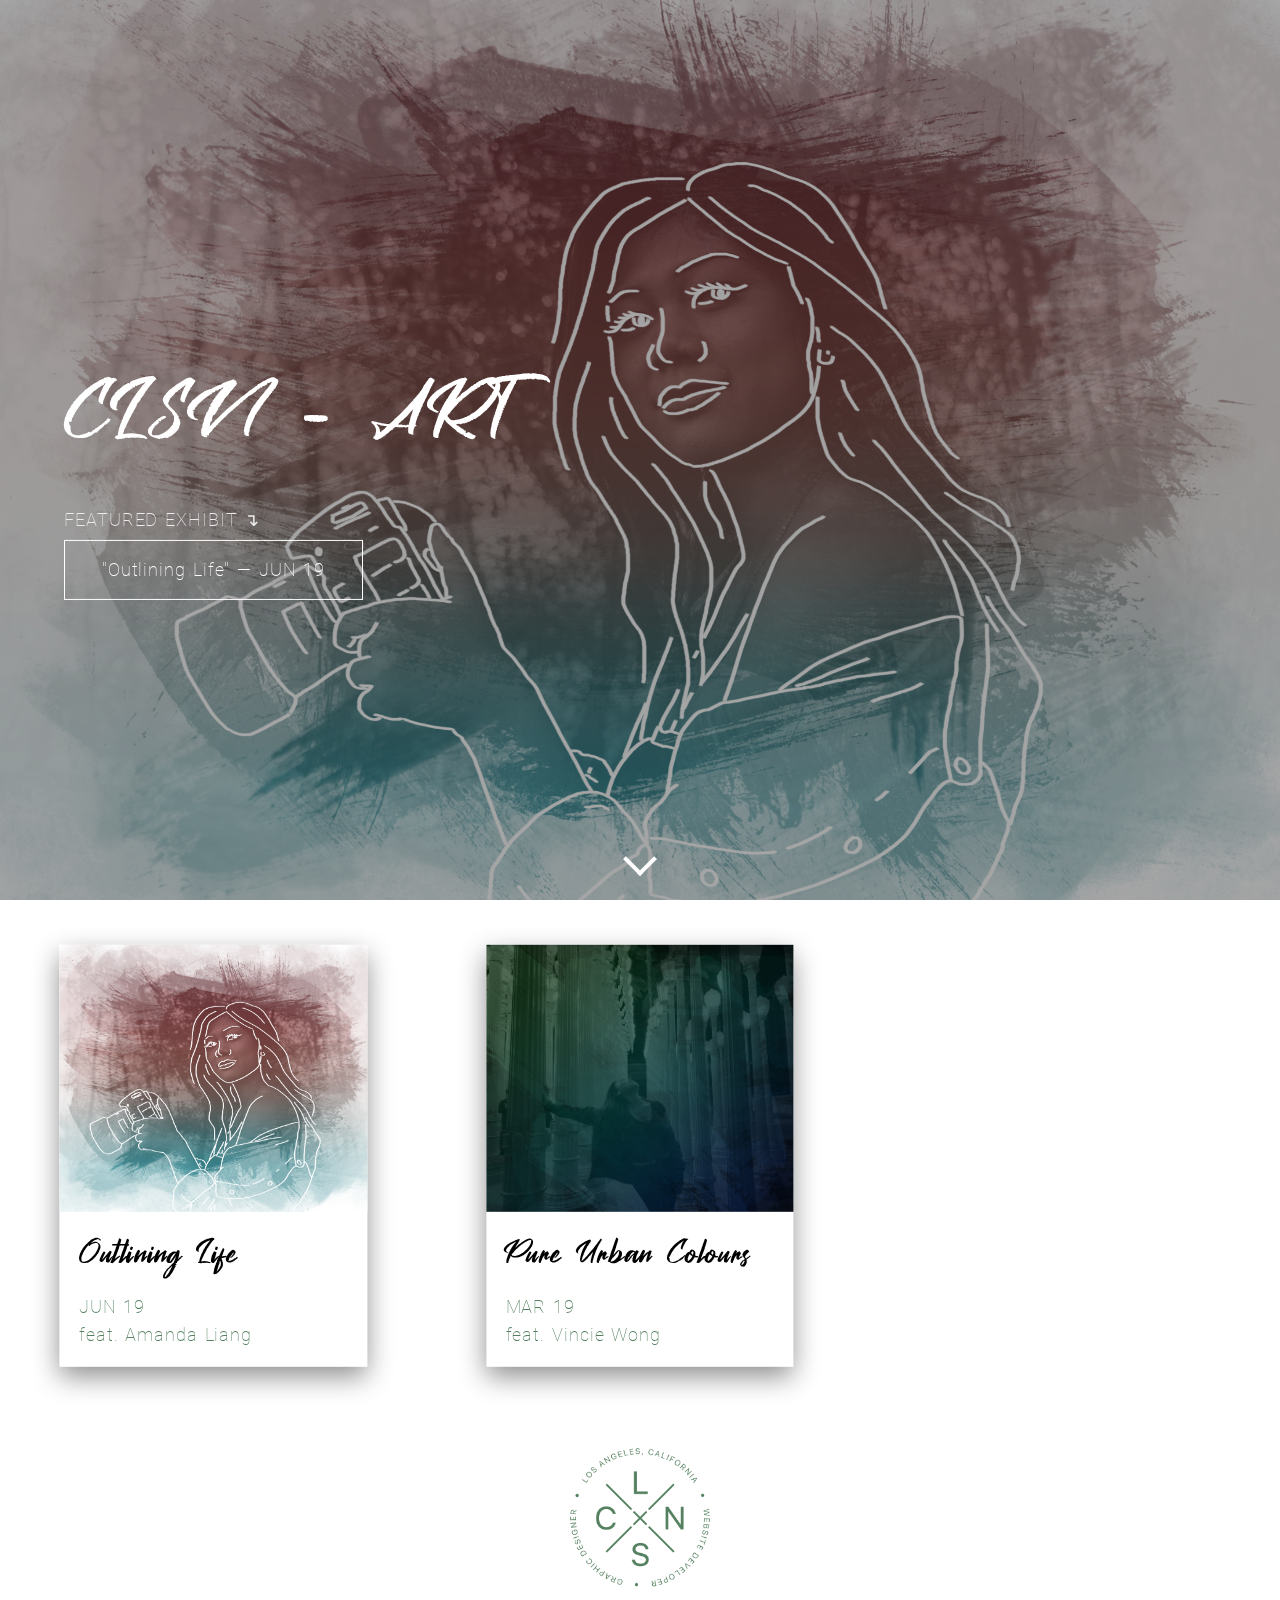
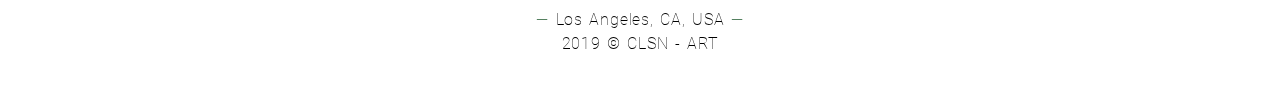
<file: index.html>
<!DOCTYPE html>
<html lang="en">
<head>
    <!-- Standard -->
    <script type="text/javascript">
        var host = "clsnguyen.com";
        if ((host == window.location.host) && (window.location.protocol != "https:"))
        window.location.protocol = "https";
    </script>
    <link rel="canonical" href="https://art.clsnguyen.com">
    <title>CLSN - ART</title>
    <link rel="shortcut icon" href="assets/img/logo-dark.png">
    <meta charset="UTF-8">
    <meta name="viewport" content="width=device-width, initial-scale=1.0, minimum-scale=1.0, user-scalable=yes">
    <meta name="theme-color" content="#558160">

    <!-- Stylesheets -->
    <link rel="stylesheet" type="text/css" href="assets/css/style.css">

    <!-- Scripts -->
    <script src="assets/js/jquery-3.3.1.min.js"></script>
    <script src="assets/js/jquery.easing.1.3.js"></script>
    <script src="assets/js/scripts.js"></script>

    <!-- Preview -->
    <meta name="description" content="A simplistic and modern digital art exhibition collection. CSLN - ART.">

    <!-- Mobile Preview -->
    <meta property="og:title" content="CLSN - ART" />
    <meta property="og:image" content="assets/img/previews/outlining-life-p.jpg" />
    <meta property="og:description" content="A simplistic and modern digital art exhibition collection. CSLN - ART." />

</head>
<body>
<!-- Loading Container -->
<div id="load">
    <div id="loading-container">
        <center>
            <img id="loading-image" alt="Loading Image" src="assets/img/logo-dark.png">
        <!-- Loading Animation -->
            <div class="loading-bar">
                <div class="move-bar"></div>
            </div>
        </center>
    </div>
</div>
   
<!-- Main Body -->
<div id="body-container">
    <!-- Cover -->
    <div class="cover-wrapper">
        <!-- Title -->
        <div class="cover-title">
            <div class="cover-t-container">
                <h1>CLSN - ART</h1>
                <h2>FEATURED EXHIBIT &#8628;</h2>
                <span class="featured-exhibit">"Outlining Life" &mdash; JUN 19</span>
            </div>
        </div>

        <!-- Cover Image -->
        <div class="cover-image" style="background-image: url(assets/img/covers/outlining-life-jun19.jpg);"></div>

        <!-- Down Arrow -->
        <div id="down-arrow-container">
            <u class="down"></u>
        </div>
    </div>

    <!-- Secondary Body -->
    <div class="secondary-body">
        <div class="article-whole">
            <!-- Article Wrapper -->
            <div class="article-wrapper">
                <a rel="noreferrer" href="outlining-life.html">
                    <div class="article-container article-c-hover">
                        <div class="article-target article-hover">
                            <!-- Article Display -->
                            <div class="article-display" style="background-image: url(assets/img/covers/outlining-life-jun19.jpg);"></div>
                            <!-- Article Content -->
                            <div class="article-content-wrapper">
                                <!-- Preview -->
                                <div class="article-pre">
                                    <h3>Outlining Life</h3>
                                    <h4><b>JUN 19</b><br>feat. Amanda Liang</h4>
                                </div>
                            </div>
                        </div>
                    </div>
                </a>
            </div>

            <!-- Article Wrapper -->
            <div class="article-wrapper">
                <a rel="noreferrer" href="pure-urban-colours.html">
                    <div class="article-container article-c-hover">
                        <div class="article-target article-hover">
                            <!-- Article Display -->
                            <div class="article-display" style="background-image: url(assets/img/covers/pure-urban-colours-mar19.jpg);"></div>
                            <!-- Article Content -->
                            <div class="article-content-wrapper">
                                <!-- Preview -->
                                <div class="article-pre">
                                    <h3>Pure Urban Colours</h3>
                                    <h4><b>MAR 19</b><br>feat. Vincie Wong</h4>
                                </div>
                            </div>
                        </div>
                    </div>
                </a>
            </div>

        </div>
    </div>

    <!-- Footer -->
    <div class="footer-wrapper">
        <img class="footer-img" alt="Footer Image" src="assets/img/logo-dark.png">
        <p class="footer-text"><span class="footer-dash">&mdash;</span> Los Angeles, CA, USA <span class="footer-dash">&mdash;</span><br>2019 &copy; CLSN - ART</p>
    </div>
</div>  
<!-- End of Body -->     
    
</body>
</html>
</file>
<file: assets/css/style.css>
/* Scroll Bar Styles */
::-webkit-scrollbar {
    width: 7px;
}

::-webkit-scrollbar-thumb {
    background: var(--colour-1);
}

::-webkit-scrollbar-track {
    background: var(--colour-2);
}

/* Selection Style */
::selection {
    color: var(--colour-2);
    background: var(--colour-1);
}

::-moz-selection {
    color: var(--colour-2);
    background: var(--colour-1);
}

/* Variables */
:root {
    --colour-1: rgb(85, 129, 96);
    --colour-2: rgb(255,255,255);
    --colour-3: rgb(0,0,0);
    --colour-4: rgb(235,235,235);
    --colour-5: rgb(105,105,105);
}

/* Fonts & Texts */
@font-face {
    font-family: 'Font Primary';
    src: url(../font/Peach-Pen.otf);
    font-weight: normal;
    font-style: normal;
}

@font-face {
    font-family: 'Font Secondary';
    src: url(../font/Roboto-Thin.ttf);
    font-weight: normal;
    font-style: normal;
}

@font-face {
    font-family: 'Font Text';
    src: url(../font/Roboto-Light.ttf);
    font-weight: normal;
    font-style: normal;
}

h1, h2, h3, h3, h4, h5, p, q, blockquote, a {
    margin: 0;
}

h1 {
    font-size: 5em;
    padding: 3vw 5vw 1vw 0;
    font-weight: 500;
    letter-spacing: 0.05em;
    word-spacing: 0.1em;
    font-family: "Font Primary", Helvetica, Arial, sans-serif;
    color: var(--colour-2); 
}

h2 {
    font-size: 1.15em;
    padding: 1vw 5vw 2vw 0;
    font-weight: 300;
    letter-spacing: 0.05em;
    word-spacing: 0.1em;
    line-height: 150%;
    font-family: "Font Secondary", Helvetica, Arial, sans-serif;
    color: var(--colour-4); 
}

h3 {
    font-size: 2em;
    padding: 0.5vw;
    font-weight: 500;
    letter-spacing: 0.05em;
    word-spacing: 0.1em;
    font-family: "Font Primary", Helvetica, Arial, sans-serif;
    color: var(--colour-3);
}

h4 {
    font-size: 1.15em;
    padding: 0.5vw;
    font-weight: 300;
    letter-spacing: 0.05em;
    word-spacing: 0.1em;
    line-height: 150%;
    font-family: "Font Secondary", Helvetica, Arial, sans-serif;
    color: var(--colour-1);
}

h5 {
    font-size: 1.75em;
    padding: 0.5vw;
    font-weight: 500;
    letter-spacing: 0.05em;
    word-spacing: 0.1em;
    font-family: "Font Secondary", Helvetica, Arial, sans-serif;
    color: var(--colour-1);
    text-align: center;
}

p {
    font-size: 1em;
    padding: 0.5vw;
    font-weight: 500;
    letter-spacing: 0.05em;
    word-spacing: 0.1em;
    line-height: 150%;
    font-family: "Font Text", Helvetica, Arial, sans-serif;
    color: var(--colour-3);
    text-align: left;
    text-indent: 1em;
}

.article-t-1 {
    font-size: 2em;
    padding: 1vw;
    font-weight: 500;
    letter-spacing: 0.05em;
    word-spacing: 0.1em;
    font-family: "Font Primary", Helvetica, Arial, sans-serif;
    color: var(--colour-3);
    text-align: left;
}

.article-t-2 {
    font-size: 1em;
    padding: 0 1vw;
    font-weight: 300;
    letter-spacing: 0.05em;
    word-spacing: 0.1em;
    font-family: "Font Primary", Helvetica, Arial, sans-serif;
    color: var(--colour-5);
    text-align: left;
}

q {
    font-size: 1em;
    font-weight: 300;
    letter-spacing: 0.05em;
    word-spacing: 0.1em;
    line-height: 150%;
    font-family: "Font Secondary", Helvetica, Arial, sans-serif;
    color: var(--colour-3);
    font-style: italic;
}

blockquote {
    font-size: 1em;
    font-weight: 300;
    letter-spacing: 0.05em;
    word-spacing: 0.1em;
    line-height: 150%;
    font-family: "Font Secondary", Helvetica, Arial, sans-serif;
    color: var(--colour-3);
    padding: 1vw;
}

blockquote.centre {
    text-align: center;
    align-content: center;
}

span.featured-exhibit {
    font-size: 1.15em;
    font-weight: 100;
    letter-spacing: 0.05em;
    word-spacing: 0.1em;
    font-family: "Font Secondary", Helvetica, Arial, sans-serif;
    padding: 1em 2em;
    border: 1px solid var(--colour-2);
    background-color: rgba(0,0,0,0);
    color: var(--colour-2);
    transition-duration: 0.3s;
}

span.featured-exhibit:hover {
    cursor: pointer;
    border: 1px solid var(--colour-1);
    background-color: var(--colour-1);
    color: var(--colour-2);
}

a {
    text-decoration: none;

}

/* Loading Styles */
#load {
    position: fixed;
    left: 0px;
    top: 0px;
    width: 100vw;
    height: 100%;
    z-index: 9999;
    opacity: 1;
    background-color: var(--colour-2);
    transition-duration: 0.5s;
}

#loading-container {
    position: absolute;
    bottom: 50%;
    left: 50%;
    transform: translate(-50%, 50%);
}

#loading-image{
    max-height: 20em;
    max-width: 20em;
}

img {
    user-select: none;
    -moz-user-select: none;
    -webkit-user-drag: none;
    -webkit-user-select: none;
    -ms-user-select: none;
}

.loading-bar {
    margin-top: 3em;
    background-color: var(--colour-4);
    width: 15vw;
    height: 3px;
    border-radius: 3px;
    overflow: hidden;
    position: relative;
}

.move-bar {
    animation: sideToside 1.75s ease-in-out infinite;
    background-color: var(--colour-1);
    height: 100%;
    position: absolute;
    width: 50%;
}

@keyframes sideToside {
    0%, 100% { transform: translateX(-50%); }
    50%      { transform: translateX(150%); }
}

/* Containers */
body {
    margin: 0;
    padding: 0;
    width: 100%;
    min-height: 100%;
    background-color: var(--colour-2);
    overflow-x: hidden;
}

html, body {
    max-width: 100%;
    overflow-x: hidden;
}

div {
    box-sizing: border-box;
}

/* Cover Styles */
.cover-wrapper {
    width: 100%;
    height: auto;
    margin: 0;
    padding: 0;
}

.cover-title {
    background-color: rgba(0,0,0,0.35);
    position: absolute;
    z-index: 4;
    left: 0;
    width: 100%;
    padding: 5vw;
}

.cover-t-container {
    width: 100vh;
    margin: auto;
    position: absolute;
    top: 50%;
    transform: translateY(-50%);
}

.cover-image {
    background-size: cover;
    background-repeat: no-repeat;
    background-position: center;
    position: absolute;
    right: 0;
    z-index: 3;
    width: 100%;
}

/*Down Arrow Styles*/
.down {
    transform: rotate(45deg);
    -webkit-transform: rotate(45deg);
}

#down-arrow-container {
    position: absolute;
    display: inline-block;
    bottom: 25px;
    left: 50vw;
    transform: translateX(-50%);
    z-index: 5;
}

u {
    border: solid var(--colour-2);
    border-width: 0 4px 4px 0;
    display: inline-block;
    margin-top: 5vh;
    padding: 10px;
    cursor: pointer;
}

/* Secondary Body */
.secondary-body {
    margin: 0;
    padding: 0;
    width: 100vw;
    height: 100%;
    transition-duration: 1s;
    display: flex;
    flex-direction: column;
    opacity: 1;
    overflow: hidden;
}

.article-whole {
    width: 100vw;
    height: auto;
    display: table-cell;
    position: relative;
}

/* Quote Styles */
.quote-l-wrapper {
    width: 100vw;
    height: auto;
    display: table-cell;
    position: relative;
    background-color: var(--colour-4);
    padding: 5vw 0;
}

.top-tri {
    width: 100vw;
    height: 20vw;
    background-color: var(--colour-4);
    position: absolute;
    z-index: -1;
    clip-path: polygon(0 0, 100% 0, 0 100%);
    -webkit-clip-path: polygon(0 0, 100% 0, 0 100%);
    top: 0;
    transform: rotate(180deg);
    transform-origin: 50% 0%;
}

.bottom-tri {
    width: 100vw;
    height: 20vw;
    background-color: var(--colour-4);
    position: absolute;
    z-index: -1;
    clip-path: polygon(100% 100%, 100% 0, 0 100%);
    -webkit-clip-path: polygon(100% 100%, 100% 0, 0 100%);
    bottom: 0;
    transform: rotate(180deg);
    transform-origin: 50% 100%;
}

.quote-block {
    width: 50vw;
    height: auto;
    padding: 0;
    display: flex;
    flex-direction: row;
    position: relative;
    float: left;
    align-items: center;
    padding: 2vw;
}

.split-qpic, .split-quote {
    height: 100%;
    display: flex;
    align-items: center;
}

.split-qpic {
    width: 11vw;
    padding: 1vw;
}

.split-quote {
    flex-grow: 1;
    flex-direction: row;
    padding: 1vw;
}

.quote-pic {
    width: 9vw;
    height: 9vw;
    border-radius: 9vw;
    background-size: cover;
    background-repeat: no-repeat;
    background-position: top center;
    box-shadow: 0 10px 2vw rgba(0,0,0,0.45);
    display: block;
    margin: auto;
}

.q-left {
    float: left;
}

.q-right {
    float: right;
}

.quote-container {
    display: block;
    margin: auto;
}

.quote-container p {
    font-size: 1.1em;
    color: var(--colour-1);
    text-align: left;
}

.quote-container p i {
    font-size: 0.75em;
}

/* Article Styles - Default */
.article-wrapper {
    width: calc(100vw/3);
    height: 40vw;
    position: relative;
    float: left;
}

.article-container {
    background-color: var(--colour-2);
    width: 24vw;
    height: 33vw;
    position: absolute;
    left: 50%;
    top: 50%;
    transform: translate(-50%,-50%);
    box-shadow: 0 10px 2vw rgba(0,0,0,0.45);
    transition-duration: 0.3s;
}

.article-container-hover {
    left: 50%;
    top: 50%;
    transform: translate(-50%,calc(-50% - 1vw));
    box-shadow: 0 10px 3.5vw rgba(0,0,0,0.4);
    cursor: pointer;
}

.article-target {
    width: 100%;
    height: 100%;
    display: flex;
    flex-direction: column;
    position: relative;
}

.article-display {
    width: 100%;
    flex-grow: 1;
    background-size: cover;
    background-repeat: no-repeat;
    background-position: center;
    position: relative;
    display: inherit;
}

.art-d-top {
    background-position: top center !important;
}

.art-d-bottom {
    background-position: bottom center !important;
}

.article-date {
    padding: 1em 2em 1em 1em;
    color: var(--colour-1);
    background-color: var(--colour-3);
    position: absolute;
    font-weight: 600;
    letter-spacing: 0.05em;
    word-spacing: 0.1em;
    font-family: "Font Primary", Helvetica, Arial, sans-serif;
    -webkit-clip-path: polygon(0% 0%, 0% 100%, 85% 100%, 100% 0%);
    clip-path: polygon(0% 0%, 0% 100%, 85% 100%, 100% 0%);
    bottom: 0px;
    left: 0px;
    opacity: 0;
    z-index: -1;
    transition-duration: 0.3s;
}

.article-date-hover {
    transform: translate(-20px,-20px);
    opacity: 1;
    z-index: 5;
}

.article-content-wrapper {
    width: 100%;
    height: auto;
    padding: 1vw;
}

/* Artwork Display */
.artwork-wrapper {
    width: calc(100vw/3);
    height: calc(100vw/3);
    position: relative;
    float: left;
}

.artwork img {
    background-color: var(--colour-2);
    max-width: 28vw;
    max-height: 28vw;
    position: absolute;
    left: 50%;
    top: 50%;
    transform: translate(-50%,-50%);
    box-shadow: 0 10px 2vw rgba(0,0,0,0.45);
    transition-duration: 0.3s;
}

/* Footer */
.footer-wrapper {
    width: 100%;
    height: auto;
    padding: 2vw;
    text-align: center;
    align-content: center;
}

.footer-img {
    width: 10em;
    height: 10em;
}

.footer-text {
    font-size: 1em;
    padding: 0.5vw;
    font-weight: 300;
    letter-spacing: 0.05em;
    word-spacing: 0.1em;
    line-height: 150%;
    font-family: "Font Secondary", Helvetica, Arial, sans-serif;
    color: var(--colour-3);
    text-indent: 0;
    text-align: center;
}

.footer-dash {
    color: var(--colour-1);
}

/* TABLET SUPPORT */
@media screen and (min-aspect-ratio: 10/16) and (max-aspect-ratio: 40/31) {
/* Scroll Bar Styles */
h1 {
    font-size: 3em;
    padding: 3vw 5vw 1vw 0;
    font-weight: 500;
    letter-spacing: 0.05em;
    word-spacing: 0.1em;
    font-family: "Font Primary", Helvetica, Arial, sans-serif;
    color: var(--colour-2);
}

h2 {
    font-size: 1.25em;
    padding: 2vw 5vw 5vw 0;
    font-weight: 300;
    letter-spacing: 0.05em;
    word-spacing: 0.1em;
    line-height: 150%;
    font-family: "Font Secondary", Helvetica, Arial, sans-serif;
    color: var(--colour-4); 
}

h3 {
    font-size: 1.75em;
    padding: 0.5vw;
    font-weight: 500;
    letter-spacing: 0.05em;
    word-spacing: 0.1em;
    font-family: "Font Primary", Helvetica, Arial, sans-serif;
    color: var(--colour-3);
}

h4 {
    font-size: 1.15em;
    padding: 0.5vw;
    font-weight: 300;
    letter-spacing: 0.05em;
    word-spacing: 0.1em;
    line-height: 150%;
    font-family: "Font Secondary", Helvetica, Arial, sans-serif;
    color: var(--colour-1);
}

h5 {
    font-size: 1.75em;
    padding: 2vw;
    font-weight: 500;
    letter-spacing: 0.05em;
    word-spacing: 0.1em;
    font-family: "Font Secondary", Helvetica, Arial, sans-serif;
    color: var(--colour-1);
    text-align: center;
}

p {
    font-size: 0.9em;
    padding: 0.5vw;
    font-weight: 500;
    letter-spacing: 0.05em;
    word-spacing: 0.1em;
    line-height: 150%;
    font-family: "Font Text", Helvetica, Arial, sans-serif;
    color: var(--colour-3);
    text-align: left;
    text-indent: 1em;
}

.article-t-1 {
    font-size: 2em;
    padding: 1vw;
    font-weight: 500;
    letter-spacing: 0.05em;
    word-spacing: 0.1em;
    font-family: "Font Primary", Helvetica, Arial, sans-serif;
    color: var(--colour-3);
    text-align: left;
}

.article-t-2 {
    font-size: 1em;
    padding: 0 1vw;
    font-weight: 300;
    letter-spacing: 0.05em;
    word-spacing: 0.1em;
    font-family: "Font Primary", Helvetica, Arial, sans-serif;
    color: var(--colour-5);
    text-align: left;
}

q {
    font-size: 0.9em;
    font-weight: 300;
    letter-spacing: 0.05em;
    word-spacing: 0.1em;
    line-height: 150%;
    font-family: "Font Secondary", Helvetica, Arial, sans-serif;
    color: var(--colour-3);
    font-style: italic;
}

blockquote {
    font-size: 0.9em;
    font-weight: 300;
    letter-spacing: 0.05em;
    word-spacing: 0.1em;
    line-height: 150%;
    font-family: "Font Secondary", Helvetica, Arial, sans-serif;
    color: var(--colour-3);
    padding: 1vw;
}

blockquote.centre {
    text-align: center;
    align-content: center;
}

span.featured-exhibit {
    font-size: 1.15em;
    font-weight: 100;
    letter-spacing: 0.05em;
    word-spacing: 0.1em;
    font-family: "Font Secondary", Helvetica, Arial, sans-serif;
    padding: 1em 2em;
    border: 1px solid var(--colour-2);
    background-color: rgba(0,0,0,0);
    color: var(--colour-2);
    transition-duration: 0.3s;
}

span.featured-exhibit:hover {
    cursor: pointer;
    border: 1px solid var(--colour-1);
    background-color: var(--colour-1);
    color: var(--colour-2);
}

a {
    text-decoration: none;

}

/* Loading Styles */
#load {
    position: fixed;
    left: 0px;
    top: 0px;
    width: 100vw;
    height: 100%;
    z-index: 9999;
    opacity: 1;
    background-color: var(--colour-2);
    transition-duration: 0.5s;
}

#loading-container {
    position: absolute;
    bottom: 50%;
    left: 50%;
    transform: translate(-50%, 50%);
}

#loading-image{
    max-height: 20em;
    max-width: 20em;
}

img {
    user-select: none;
    -moz-user-select: none;
    -webkit-user-drag: none;
    -webkit-user-select: none;
    -ms-user-select: none;
}

.loading-bar {
    margin-top: 3em;
    background-color: var(--colour-4);
    width: 40vw;
    height: 3px;
    border-radius: 3px;
    overflow: hidden;
    position: relative;
}

.move-bar {
    animation: sideToside 1.75s ease-in-out infinite;
    background-color: var(--colour-1);
    height: 100%;
    position: absolute;
    width: 50%;
}

@keyframes sideToside {
    0%, 100% { transform: translateX(-50%); }
    50%      { transform: translateX(150%); }
}

/* Containers */
body {
    margin: 0;
    padding: 0;
    width: 100%;
    min-height: 100%;
    background-color: var(--colour-2);
    overflow-x: hidden;
}

div {
    box-sizing: border-box;
}

/* Cover Styles */
.cover-wrapper {
    width: 100%;
    height: auto;
    margin: 0;
    padding: 0;
}

.cover-title {
    background-color: rgba(0,0,0,0.75);
    position: absolute;
    z-index: 4;
    left: 0;
    width: 100%;
    padding: 5vw;
}

.cover-image {
    background-size: cover;
    background-repeat: no-repeat;
    background-position: center;
    position: absolute;
    right: 0;
    z-index: 3;
    width: 100%;
}

/*Down Arrow Styles*/
.down {
    transform: rotate(45deg);
    -webkit-transform: rotate(45deg);
}

#down-arrow-container {
    position: absolute;
    display: none;
    bottom: 25px;
    left: 50vw;
    transform: translateX(-50%);
    z-index: 5;
}

u {
    border: solid var(--colour-2);
    border-width: 0 4px 4px 0;
    display: none;
    margin-top: 5vh;
    padding: 10px;
    cursor: pointer;
}

/* Secondary Body */
.article-whole {
    width: 100%;
    height: auto;
    display: table-cell;
    position: relative;
}

/* Article Styles - Default */
.article-wrapper {
    width: calc(100vw/2);
    height: 65vw;
    position: relative;
    float: left;
}

.article-container {
    background-color: var(--colour-2);
    width: 40vw;
    height: 54vw;
    position: absolute;
    left: 50%;
    top: 50%;
    transform: translate(-50%,-50%);
    box-shadow: 0 10px 4vw rgba(0,0,0,0.2);
    transition-duration: 0.3s;
}

.article-container-hover {
    left: 50%;
    top: 50%;
    transform: translate(-50%,calc(-50% - 1vw));
    box-shadow: 0 10px 4.5vw rgba(0,0,0,0.3);
    cursor: pointer;
}

.article-target {
    width: 100%;
    height: 100%;
    display: flex;
    flex-direction: column;
    position: relative;
}

.article-display {
    width: 100%;
    flex-grow: 1;
    background-size: cover;
    background-repeat: no-repeat;
    background-position: center;
    position: relative;
    display: inherit;
}

.article-date {
    padding: 1em 2em 1em 1em;
    color: var(--colour-1);
    background-color: var(--colour-3);
    position: absolute;
    font-weight: 600;
    letter-spacing: 0.05em;
    word-spacing: 0.1em;
    font-family: "Font Primary", Helvetica, Arial, sans-serif;
    -webkit-clip-path: polygon(0% 0%, 0% 100%, 85% 100%, 100% 0%);
    clip-path: polygon(0% 0%, 0% 100%, 85% 100%, 100% 0%);
    bottom: 20px;
    left: -20px;
    opacity: 1;
    z-index: 5;
    transition-duration: 0.3s;
}

.article-date-hover {
    transform: translate(0,0);
    opacity: 1;
    z-index: 5;
}

.article-content-wrapper {
    width: 100%;
    height: auto;
    padding: 2vw;
}

/* Artwork Display */
.artwork-wrapper {
    width: calc(100vw/2);
    height: calc(100vw/2);
    position: relative;
    float: left;
}

.artwork img {
    background-color: var(--colour-2);
    max-width: 42vw;
    max-height: 42vw;
    position: absolute;
    left: 50%;
    top: 50%;
    transform: translate(-50%,-50%);
    box-shadow: 0 10px 3vw rgba(0,0,0,0.2);
    transition-duration: 0.3s;
}

/* Quote Styles */
.quote-l-wrapper {
    width: 100vw;
    height: auto;
    display: table-cell;
    position: relative;
    background-color: var(--colour-4);
    padding: 5vw 0;
}

.top-tri {
    width: 100vw;
    height: 20vw;
    background-color: var(--colour-4);
    position: absolute;
    z-index: -1;
    clip-path: polygon(0 0, 100% 0, 0 100%);
    -webkit-clip-path: polygon(0 0, 100% 0, 0 100%);
    top: 0;
    transform: rotate(180deg);
    transform-origin: 50% 0%;
}

.bottom-tri {
    width: 100vw;
    height: 20vw;
    background-color: var(--colour-4);
    position: absolute;
    z-index: -1;
    clip-path: polygon(100% 100%, 100% 0, 0 100%);
    -webkit-clip-path: polygon(100% 100%, 100% 0, 0 100%);
    bottom: 0;
    transform: rotate(180deg);
    transform-origin: 50% 100%;
}

.quote-block {
    width: 100vw;
    height: auto;
    padding: 0;
    display: flex;
    flex-direction: row;
    position: relative;
    float: left;
    align-items: center;
    padding: 4vw;
}

.split-qpic, .split-quote {
    height: 100%;
    display: flex;
    align-items: center;
}

.split-qpic {
    width: 28vw;
    padding: 4vw;
}

.split-quote {
    flex-grow: 1;
    flex-direction: row;
    padding: 2vw;
}

.quote-pic {
    width: 20vw;
    height: 20vw;
    border-radius: 20vw;
    background-size: cover;
    background-repeat: no-repeat;
    background-position: top center;
    box-shadow: 0 10px 2vw rgba(0,0,0,0.25);
    display: block;
    margin: auto;
}

.q-left {
    float: left;
}

.q-right {
    float: right;
}

.quote-container {
    display: block;
    margin: auto;
}

.quote-container p {
    font-size: 1.1em;
    color: var(--colour-1);
    text-align: left;
}

.quote-container p i {
    font-size: 0.75em;
}

/* Footer */
.footer-wrapper {
    width: 100%;
    height: auto;
    padding: 2vw;
    text-align: center;
    align-content: center;
}

.footer-img {
    width: 8em;
    height: 8em;
}

.footer-text {
    font-size: 0.9em;
    padding: 0.5vw;
    font-weight: 300;
    letter-spacing: 0.05em;
    word-spacing: 0.1em;
    line-height: 150%;
    font-family: "Font Secondary", Helvetica, Arial, sans-serif;
    color: var(--colour-3);
    text-indent: 0;
    text-align: center;
}

.footer-dash {
    color: var(--colour-1);
}
}

/* PHONE SUPPORT */
@media screen and (max-aspect-ratio: 12/17) {
/* Scroll Bar Styles */
h1 {
    font-size: 2.5em;
    padding: 3vw 5vw 1vw 0;
    font-weight: 500;
    letter-spacing: 0.05em;
    word-spacing: 0.1em;
    font-family: "Font Primary", Helvetica, Arial, sans-serif;
    color: var(--colour-2);
}
  
h2 {
    font-size: 1em;
    padding: 3vw 5vw 5vw 0;
    font-weight: 300;
    letter-spacing: 0.05em;
    word-spacing: 0.1em;
    line-height: 150%;
    font-family: "Font Secondary", Helvetica, Arial, sans-serif;
    color: var(--colour-4); 
}
    
h3 {
    font-size: 1.5em;
    padding: 1vw;
    font-weight: 500;
    letter-spacing: 0.05em;
    word-spacing: 0.1em;
    font-family: "Font Primary", Helvetica, Arial, sans-serif;
    color: var(--colour-3);
}
    
h4 {
    font-size: 1.05em;
    padding: 1vw;
    font-weight: 300;
    letter-spacing: 0.05em;
    word-spacing: 0.1em;
    line-height: 150%;
    font-family: "Font Secondary", Helvetica, Arial, sans-serif;
    color: var(--colour-1);
}
    
h5 {
    font-size: 1.75em;
    padding: 2vw;
    font-weight: 500;
    letter-spacing: 0.05em;
    word-spacing: 0.1em;
    font-family: "Font Secondary", Helvetica, Arial, sans-serif;
    color: var(--colour-1);
    text-align: center;
}

p {
    font-size: 0.9em;
    padding: 0.5vw;
    font-weight: 500;
    letter-spacing: 0.05em;
    word-spacing: 0.1em;
    line-height: 150%;
    font-family: "Font Text", Helvetica, Arial, sans-serif;
    color: var(--colour-3);
    text-align: left;
    text-indent: 1em;
}

.article-t-1 {
    font-size: 1.5em;
    padding: 1vw;
    font-weight: 500;
    letter-spacing: 0.05em;
    word-spacing: 0.1em;
    font-family: "Font Primary", Helvetica, Arial, sans-serif;
    color: var(--colour-3);
    text-align: left;
}

.article-t-2 {
    font-size: 0.8em;
    padding: 0 1vw;
    font-weight: 300;
    letter-spacing: 0.05em;
    word-spacing: 0.1em;
    font-family: "Font Primary", Helvetica, Arial, sans-serif;
    color: var(--colour-5);
    text-align: left;
}

q {
    font-size: 0.9em;
    font-weight: 300;
    letter-spacing: 0.05em;
    word-spacing: 0.1em;
    line-height: 150%;
    font-family: "Font Secondary", Helvetica, Arial, sans-serif;
    color: var(--colour-3);
    font-style: italic;
}

blockquote {
    font-size: 0.9em;
    font-weight: 300;
    letter-spacing: 0.05em;
    word-spacing: 0.1em;
    line-height: 150%;
    font-family: "Font Secondary", Helvetica, Arial, sans-serif;
    color: var(--colour-3);
    padding: 1vw;
}

blockquote.centre {
    text-align: center;
    align-content: center;
}

span.featured-exhibit {
    font-size: 1em;
    font-weight: 100;
    letter-spacing: 0.05em;
    word-spacing: 0.1em;
    font-family: "Font Secondary", Helvetica, Arial, sans-serif;
    padding: 0.85em 1em;
    border: 1px solid var(--colour-2);
    background-color: rgba(0,0,0,0);
    color: var(--colour-2);
    transition-duration: 0.3s;
}

span.featured-exhibit:hover {
    cursor: pointer;
    border: 1px solid var(--colour-1);
    background-color: var(--colour-1);
    color: var(--colour-2);
}

a {
    text-decoration: none;

}
    
/* Loading Styles */
#load {
    position: fixed;
    left: 0px;
    top: 0px;
    width: 100vw;
    height: 100%;
    z-index: 9999;
    opacity: 1;
    background-color: var(--colour-2);
    transition-duration: 0.5s;
}
    
#loading-container {
    position: absolute;
    bottom: 50%;
    left: 50%;
    transform: translate(-50%, 50%);
}
    
#loading-image{
    max-height: 15em;
    max-width: 15em;
}
    
img {
    user-select: none;
    -moz-user-select: none;
    -webkit-user-drag: none;
    -webkit-user-select: none;
    -ms-user-select: none;
}
    
.loading-bar {
    margin-top: 3em;
    background-color: var(--colour-4);
    width: 40vw;
    height: 3px;
    border-radius: 3px;
    overflow: hidden;
    position: relative;
}
    
.move-bar {
    animation: sideToside 1.75s ease-in-out infinite;
    background-color: var(--colour-1);
    height: 100%;
    position: absolute;
    width: 50%;
}
    
@keyframes sideToside {
    0%, 100% { transform: translateX(-50%); }
    50%      { transform: translateX(150%); }
}
    
/* Containers */
body {
    margin: 0;
    padding: 0;
    width: 100%;
    min-height: 100%;
    background-color: var(--colour-2);
    overflow-x: hidden;
}
    
div {
    box-sizing: border-box;
}
    
/* Cover Styles */
.cover-wrapper {
    width: 100%;
    height: auto;
    margin: 0;
    padding: 0;
}
    
.cover-title {
    background-color: rgba(0,0,0,0.75);
    position: absolute;
    z-index: 4;
    left: 0;
    width: 100%;
    padding: 5vw;
}
   
.cover-image {
    background-size: cover;
    background-repeat: no-repeat;
    background-position: center;
    position: absolute;
    right: 0;
    z-index: 3;
    width: 100%;
}
    
/*Down Arrow Styles*/
.down {
    transform: rotate(45deg);
    -webkit-transform: rotate(45deg);
}
    
#down-arrow-container {
    position: absolute;
    display: none;
    bottom: 25px;
    left: 50vw;
    transform: translateX(-50%);
    z-index: 5;
}
    
u {
    border: solid var(--colour-2);
    border-width: 0 4px 4px 0;
    display: none;
    margin-top: 5vh;
    padding: 10px;
    cursor: pointer;
}
    
/* Secondary Body */
.article-whole {
    width: 100%;
    height: auto;
    display: table-cell;
    position: relative;
}
  
/* Article Styles - Default */
.article-wrapper {
    width: calc(100vw/1);
    height: 120vw;
    position: relative;
    float: left;
}
    
.article-container {
    background-color: var(--colour-2);
    width: 75vw;
    height: 100vw;
    position: absolute;
    left: 50%;
    top: 50%;
    transform: translate(-50%,-50%);
    box-shadow: 0 10px 2vw rgba(0,0,0,0.2);
    transition-duration: 0.3s;
}
    
.article-container-hover {
    left: 50%;
    top: 50%;
    transform: translate(-50%,calc(-50% - 1vw));
    box-shadow: 0 10px 4.5vw rgba(0,0,0,0.24);
    cursor: pointer;
}
    
.article-target {
    width: 100%;
    height: 100%;
    display: flex;
    flex-direction: column;
    position: relative;
}
    
.article-display {
    width: 100%;
    flex-grow: 1;
    background-size: cover;
    background-repeat: no-repeat;
    background-position: center;
    position: relative;
    display: inherit;
}
    
.article-date {
    padding: 0.75em 1.5em 0.75em 0.75em;
    color: var(--colour-1);
    background-color: var(--colour-3);
    position: absolute;
    font-weight: 600;
    letter-spacing: 0.05em;
    word-spacing: 0.1em;
    font-family: "Font Primary", Helvetica, Arial, sans-serif;
    -webkit-clip-path: polygon(0% 0%, 0% 100%, 85% 100%, 100% 0%);
    clip-path: polygon(0% 0%, 0% 100%, 85% 100%, 100% 0%);
    bottom: 20px;
    left: -20px;
    opacity: 1;
    z-index: 5;
    transition-duration: 0.3s;
    }
    
.article-date-hover {
    transform: translate(0,0);
    opacity: 1;
    z-index: 5;
}
    
.article-content-wrapper {
    width: 100%;
    height: auto;
    padding: 2vw;
}

/* Artwork Display */
.artwork-wrapper {
    width: calc(100vw/1);
    height: calc(100vw/1);
    position: relative;
    float: left;
}

.artwork img {
    background-color: var(--colour-2);
    max-width: 85vw;
    max-height: 85vw;
    position: absolute;
    left: 50%;
    top: 50%;
    transform: translate(-50%,-50%);
    box-shadow: 0 10px 4vw rgba(0,0,0,0.2);
    transition-duration: 0.3s;
}

/* Quote Styles */
.quote-l-wrapper {
    width: 100vw;
    height: auto;
    display: table-cell;
    position: relative;
    background-color: var(--colour-4);
    padding: 5vw 0;
}

.top-tri {
    width: 100vw;
    height: 20vw;
    background-color: var(--colour-4);
    position: absolute;
    z-index: -1;
    clip-path: polygon(0 0, 100% 0, 0 100%);
    -webkit-clip-path: polygon(0 0, 100% 0, 0 100%);
    top: 0;
    transform: rotate(180deg);
    transform-origin: 50% 0%;
}

.bottom-tri {
    width: 100vw;
    height: 20vw;
    background-color: var(--colour-4);
    position: absolute;
    z-index: -1;
    clip-path: polygon(100% 100%, 100% 0, 0 100%);
    -webkit-clip-path: polygon(100% 100%, 100% 0, 0 100%);
    bottom: 0;
    transform: rotate(180deg);
    transform-origin: 50% 100%;
}

.quote-block {
    width: 100vw;
    height: auto;
    padding: 0;
    display: flex;
    flex-direction: row;
    position: relative;
    float: left;
    align-items: center;
    padding: 2vw;
}

.split-qpic, .split-quote {
    height: 100%;
    display: flex;
    align-items: center;
}

.split-qpic {
    width: 26vw;
    padding: 3vw;
}

.split-quote {
    flex-grow: 1;
    flex-direction: row;
    padding: 1vw;
}

.quote-pic {
    width: 20vw;
    height: 20vw;
    border-radius: 20vw;
    background-size: cover;
    background-repeat: no-repeat;
    background-position: top center;
    box-shadow: 0 10px 2vw rgba(0,0,0,0.25);
    display: block;
    margin: auto;
}

.q-left {
    float: left;
}

.q-right {
    float: right;
}

.quote-container {
    display: block;
    margin: auto;
}

.quote-container p {
    font-size: 0.8em;
    color: var(--colour-1);
    text-align: left;
}

.quote-container p i {
    font-size: 0.75em;
}
    
/* Footer */
.footer-wrapper {
    width: 100%;
    height: auto;
    padding: 2vw;
    text-align: center;
    align-content: center;
}
    
.footer-img {
    width: 5em;
    height: 5em;
}
    
.footer-text {
    font-size: 0.6em;
    padding: 0.5vw;
    font-weight: 300;
    letter-spacing: 0.05em;
    word-spacing: 0.1em;
    line-height: 150%;
    font-family: "Font Secondary", Helvetica, Arial, sans-serif;
    color: var(--colour-3);
    text-indent: 0;
    text-align: center;
}

.footer-dash {
    color: var(--colour-1);
}
}
</file>
